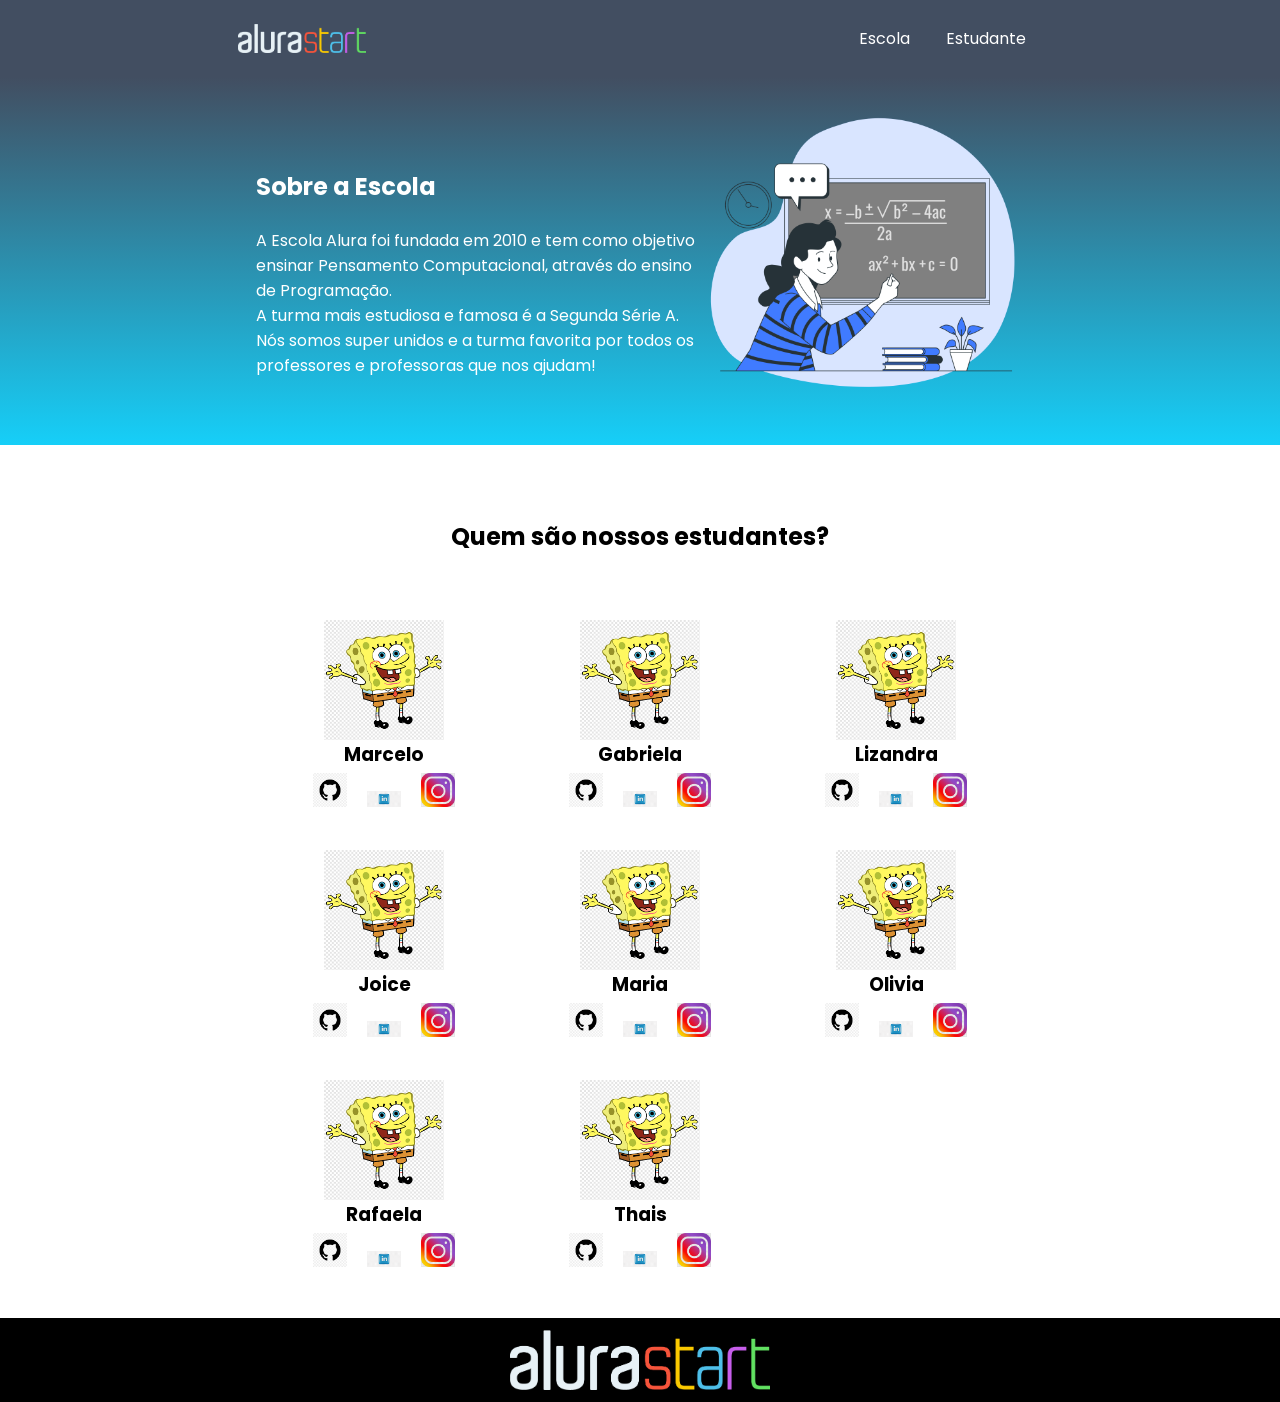
<file: index.html>
<html lang="en">
<head>
    <meta charset="UTF-8">
    <meta http-equiv="X-UA-Compatible" content="IE=edge">
    <meta name="viewport" content="width=device-width, initial-scale=1.0">
    <title>Equipe Alura Start</title>
    <link rel="stylesheet" href="style.css">
    <link rel="preconnect" href="https://fonts.googleapis.com">
    <link rel="preconnect" href="https://fonts.gstatic.com" crossorigin>
    <link href="https://fonts.googleapis.com/css2?family=Poppins&display=swap" rel="stylesheet">
</head>
<body>
    <header class="cabecalho">
        <img class="cabecalho-imagem" src="image.png" alt="logo da alura start">
        <ul class="cabecalho-lista">
            <li class="cabecalho-lista-item">Escola</li>
            <li class="cabecalho-lista-item">Estudante</li>
        </ul>
    </header>
    <section class="escola">
        <div class="escola-div-conteudo">
            <h2 class="escola-titulo">Sobre a Escola</h2>
            <p class="escola-texto-um">A Escola Alura foi fundada em 2010 e tem como objetivo ensinar Pensamento Computacional, através do ensino de  Programação.</p>
            <p class="escola-texto-dois">A turma mais estudiosa e famosa é a Segunda Série A. Nós somos super unidos e a turma favorita por todos os professores e professoras que nos ajudam!</p>
        </div>
        <img class="escola-imagem" src="image copy.png" alt="imagem que representa uma professora em sala de aula">
    </section>
    <section class="estudante">
        <h2 class="estudante-titulo">Quem são nossos estudantes?</h2>
        <div class="estudante-todos">
        <span></span>
        <div class="estudante-div">
            <img class="estudante-imagem" src="download.png" alt="foto do marcelo">
            <h3 class="estudante-nome">Marcelo</h3>
            <a href="https://github.com/marcelopaludetto"><img class="estudante-icone" src="download (1).png" alt="icone github"></a>
            <a href="https://linkedin.com/marcelopaludetto"><img class="estudante-icone" src="png-transparent-linkedin-communication-linkedin-corporation-corporation-3d-linkedin-3d-linkedin-logo-3d-icon.png" alt="icone linkedin"></a>
            <a href="https://instagram.com/marcelopaludetto"><img class="estudante-icone" src="gratis-png-instagram.png" alt="icone instagram"></a>
        </div>
        <div class="estudante-div">
            <img class="estudante-imagem" src="download.png" alt="foto da gabi">
            <h3 class="estudante-nome">Gabriela</h3>
            <a href="https://github.com/GabrielaM-L"><img class="estudante-icone" src="download (1).png" alt="icone github"></a>
            <a href="https://www.linkedin.com/in/gabriela-marcomini-de-lima/"><img class="estudante-icone" src="png-transparent-linkedin-communication-linkedin-corporation-corporation-3d-linkedin-3d-linkedin-logo-3d-icon.png" alt="icone linkedin"></a>
            <a href="https://www.instagram.com/gabriela_marcomini/"><img class="estudante-icone" src="gratis-png-instagram.png" alt="icone instagram"></a>
        </div>
        <div class="estudante-div">
            <img class="estudante-imagem" src="download.png" alt="foto da lizandra">
            <h3 class="estudante-nome">Lizandra</h3>
            <a href="https://github.com/LizandraDuarte40"><img class="estudante-icone" src="download (1).png" alt="icone github"></a>
            <a href="https://www.linkedin.com/in/lizandrarlm-duarte/"><img class="estudante-icone" src="png-transparent-linkedin-communication-linkedin-corporation-corporation-3d-linkedin-3d-linkedin-logo-3d-icon.png" alt="icone linkedin"></a>
            <a href="https://www.instagram.com/lizandrarlm"><img class="estudante-icone" src="gratis-png-instagram.png" alt="icone instagram"></a>
        </div>
        <span></span>
        <span></span>
        <div class="estudante-div">
            <img class="estudante-imagem" src="download.png" alt="foto da joice">
            <h3 class="estudante-nome">Joice</h3>
            <a href="https://github.com/JoiceAlura"><img class="estudante-icone" src="download (1).png" alt="icone github"></a>
            <a href="https://www.linkedin.com/in/joicebarbaresco/"><img class="estudante-icone" src="png-transparent-linkedin-communication-linkedin-corporation-corporation-3d-linkedin-3d-linkedin-logo-3d-icon.png" alt="icone linkedin"></a>
            <a href="https://www.instagram.com/joicebarbaresco/"><img class="estudante-icone" src="gratis-png-instagram.png" alt="icone instagram"></a>
        </div>
        <div class="estudante-div">
            <img class="estudante-imagem" src="download.png" alt="foto da maria">
            <h3 class="estudante-nome">Maria</h3>
            <a href="https://github.com/MagePSR"><img class="estudante-icone" src="download (1).png" alt="icone github"></a>
            <a href="https://www.linkedin.com/in/mariageovanna"><img class="estudante-icone" src="png-transparent-linkedin-communication-linkedin-corporation-corporation-3d-linkedin-3d-linkedin-logo-3d-icon.png" alt="icone linkedin"></a>
            <a href="https://www.instagram.com/magpsr/"><img class="estudante-icone" src="gratis-png-instagram.png" alt="icone instagram"></a>
        </div>
        <div class="estudante-div">
            <img class="estudante-imagem" src="download.png" alt="foto da olhe">
            <h3 class="estudante-nome">Olivia</h3>
            <img class="estudante-icone" src="download (1).png" alt="icone github">
            <a href="https://www.linkedin.com/in/olhe/"><img class="estudante-icone" src="png-transparent-linkedin-communication-linkedin-corporation-corporation-3d-linkedin-3d-linkedin-logo-3d-icon.png" alt="icone linkedin"></a>
            <a href="https://github.com/olhe12"><img class="estudante-icone" src="gratis-png-instagram.png" alt="icone instagram"></a>
        </div>
        <span></span>
        <span></span>
        <div class="estudante-div">
            <img class="estudante-imagem" src="download.png" alt="foto da rafa">
            <h3 class="estudante-nome">Rafaela</h3>
            <a href="https://github.com/rafaelamunhoz12"><img class="estudante-icone" src="download (1).png" alt="icone github"></a>
            <a href="http://linkedin.com/in/rafaela-felix-munhoz-oliveira-02160a10a"><img class="estudante-icone" src="png-transparent-linkedin-communication-linkedin-corporation-corporation-3d-linkedin-3d-linkedin-logo-3d-icon.png" alt="icone linkedin"></a>
            <a href="https://www.instagram.com/rafafmo/"><img class="estudante-icone" src="gratis-png-instagram.png" alt="icone instagram"></a>
        </div>
        <div class="estudante-div">
            <img class="estudante-imagem" src="download.png" alt="foto da thais">
            <h3 class="estudante-nome">Thais</h3>
            <a href="https://github.com/Thaispianucci"><img class="estudante-icone" src="download (1).png" alt="icone github"></a>
            <a href="https://www.linkedin.com/in/thais-pianucci-benedicto-54a9a416/"><img class="estudante-icone" src="png-transparent-linkedin-communication-linkedin-corporation-corporation-3d-linkedin-3d-linkedin-logo-3d-icon.png" alt="icone linkedin"></a>
            <a href="https://www.instagram.com/thaispianucci/"><img class="estudante-icone" src="gratis-png-instagram.png" alt="icone instagram"></a>
        </div>

    </div>
    </section>
    <footer class="rodape">
        <img class="rodape-imagem"src="image.png" alt="logo da alura start">
    </footer>
</body>
</html>
</file>
<file: style.css>
header {
    background-color: #424E61;
    color: white;
}
*{
    margin: 0;
    padding: 0;
}

.cabecalho {
    background-color: #424E61;
    color: white;
    display: flex;
    justify-content: space-around;
    align-items: center;
    padding: 24px 0;
}

.cabecalho-imagem{
    width: 20%;
}

.cabecalho-lista-item{
    display: inline-block;
    margin: 0 16px;
    font-size: 24px;
}
* {
    margin: 0;
    padding: 0;
}

.cabecalho {
    background-color: #424E61;
    color: white;
    display: flex;
    justify-content: space-around;
    align-items: center;
    padding: 24px 0;
}

.cabecalho-imagem{
    width: 15%;
}

.cabecalho-lista-item{
    display: inline-block;
    margin: 0 16px;
    font-size: 20px;
}

.escola-imagem{
    width: 25%;
}

.escola{
    background-image: linear-gradient(#424E61,#16CFF8);
    color:white;
    display: flex;
    justify-content: center;
    align-items: center;
    padding: 24px 0;
}

.escola-div-conteudo{
    width: 35%;
}
.escola-titulo{
    padding: 24px 0;
}
*{
    margin: 0;
    padding: 0;
}
body {
    font-family: 'Poppins', sans-serif;
}
.cabecalho {
    background-color: #424E61;
    color: white;
    display: flex;
    justify-content: space-around;
    align-items: center;
    padding: 24px 0;
}

.cabecalho-imagem{
    width: 10%;
}

.cabecalho-lista-item{
    display: inline-block;
    margin: 0 16px;
    font-size: 16px;
}

.escola-imagem{
    width: 25%;
}

.escola{
    background-image: linear-gradient(#424E61,#16CFF8);
    color:white;
    display: flex;
    justify-content: center;
    align-items: center;
    padding: 24px 0;
}

.escola-div-conteudo{
    width: 35%;
}


.escola-titulo{
    padding: 24px 0;
}

.estudante{
    padding: 24px 0;
}
.estudante-imagem{
    width: 120px;
}

.estudante-icone{
    width: 34px;
    padding: 4px 8px;
}

.estudante-div{
    text-align: center;
    padding: 16px 0;
}
*{
    margin: 0;
    padding: 0;
}
body {
    font-family: 'Poppins', sans-serif;
}
.cabecalho {
    background-color: #424E61;
    color: white;
    display: flex;
    justify-content: space-around;
    align-items: center;
    padding: 24px 0;
}

.cabecalho-imagem{
    width: 10%;
}

.cabecalho-lista-item{
    display: inline-block;
    margin: 0 16px;
    font-size: 16px;
}

.escola-imagem{
    width: 25%;
}

.escola{
    background-image: linear-gradient(#424E61,#16CFF8);
    color:white;
    display: flex;
    justify-content: center;
    align-items: center;
    padding: 24px 0;
}

.escola-div-conteudo{
    width: 35%;
}


.escola-titulo{
    padding: 24px 0;
}

.estudante{
    padding: 24px 0;
}
.estudante-imagem{
    width: 120px;
}

.estudante-icone{
    width: 34px;
    padding: 4px 8px;
}

.estudante-div{
    text-align: center;
    padding: 16px 0;
}

.estudante-titulo{
    text-align: center;
    padding: 50px 0;
}

.estudante-todos{
    display: grid;
    grid-template-columns: 20% 20% 20% 20% 20%;
}

.rodape{
    background-color: black;
    text-align: center;
}

.rodape-imagem{
    height: 60px;
    padding: 12px 0;
   
}
</file>
